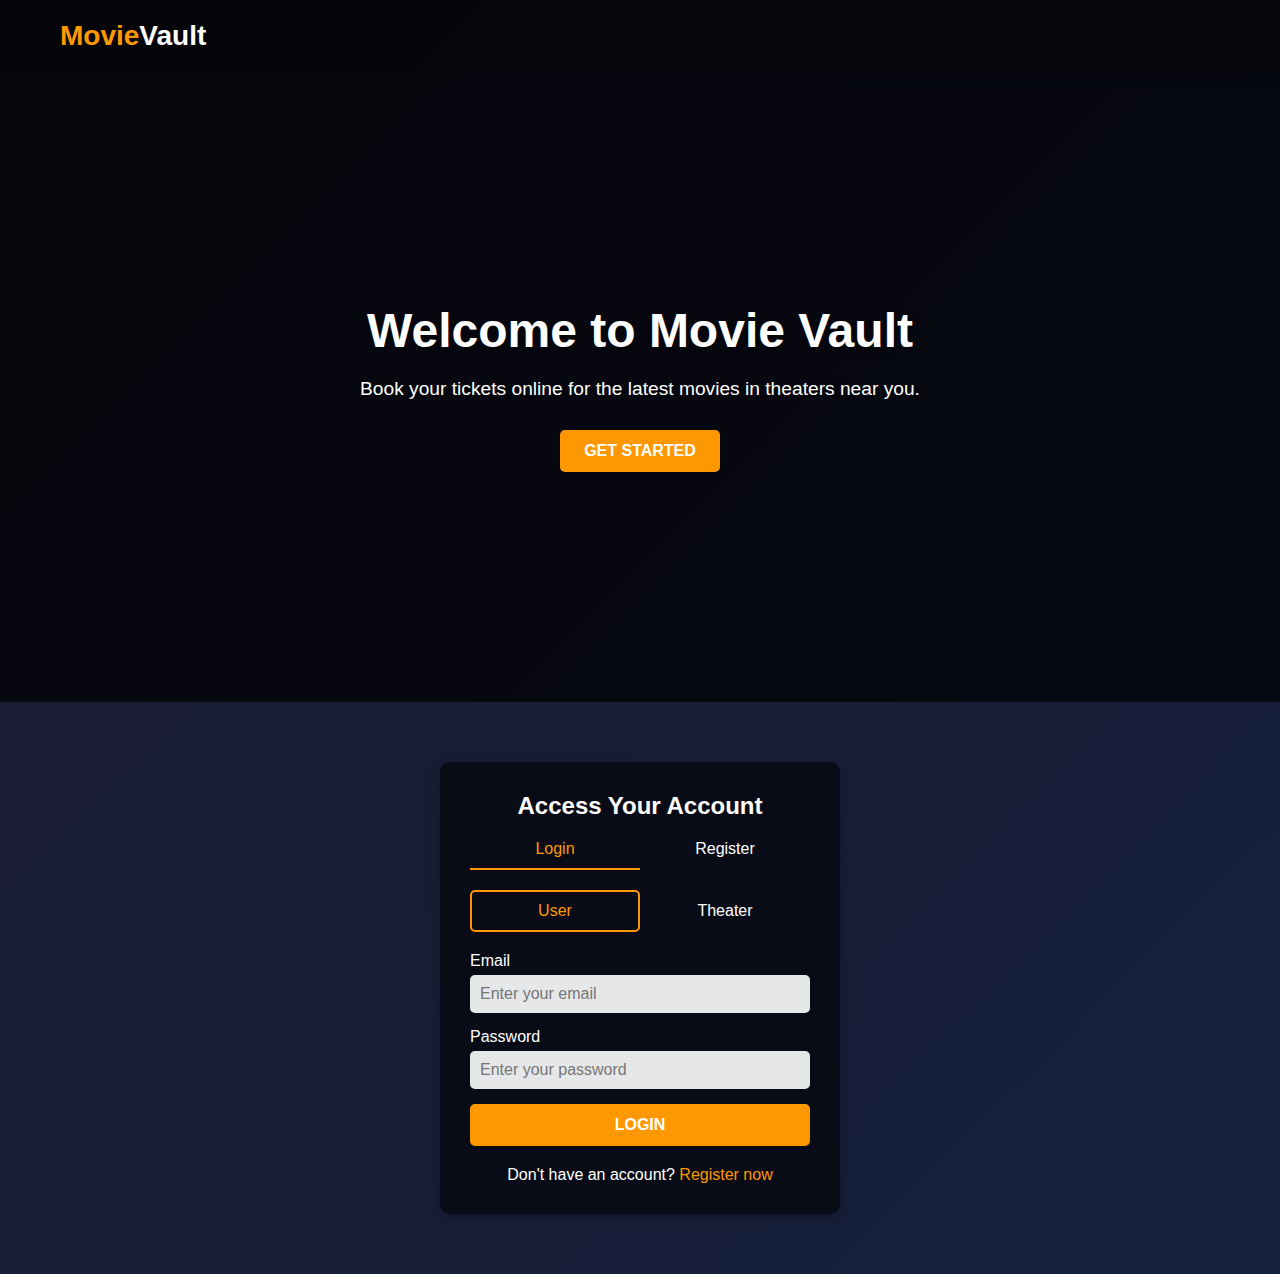
<file: target/classes/static/index.html>
<!DOCTYPE html>
<html lang="en">
<head>
    <meta charset="UTF-8">
    <meta name="viewport" content="width=device-width, initial-scale=1.0">
    <title>Movie Vault - Your Ticket to Entertainment</title>
    <link rel="stylesheet" href="./css/index.css">
</head>
<body>
    <header>
        <div class="header-content">
            <a href="index.html" class="logo">Movie<span>Vault</span></a>
        </div>
    </header>

    <section class="hero">
        <div class="hero-content">
            <h1>Welcome to Movie Vault</h1>
            <p>Book your tickets online for the latest movies in theaters near you.</p>
            <div>
                <a href="#auth-section" class="btn">Get Started</a>
            </div>
        </div>
    </section>

    <div class="container" id="auth-section">
        <div class="auth-container">
            <div class="auth-header">
                <h2>Access Your Account</h2>
                <div class="tabs">
                    <div class="tab active" id="login-tab">Login</div>
                    <div class="tab" id="register-tab">Register</div>
                </div>
            </div>
            
            <div class="user-type-selector">
                <div class="user-type active" id="user-type-user">User</div>
                <div class="user-type" id="user-type-theater">Theater</div>
            </div>
            
            <!-- Login Forms -->
            <div class="form-container active" id="login-form">
                <!-- User Login Form -->
                <form class="auth-form" id="user-login-form">
                    <div class="form-group">
                        <label for="user-email">Email</label>
                        <input type="email" id="user-email" placeholder="Enter your email" required>
                    </div>
                    <div class="form-group">
                        <label for="user-password">Password</label>
                        <input type="password" id="user-password" placeholder="Enter your password" required>
                    </div>
                    <button type="submit" class="btn btn-block">Login</button>
                    <div class="error-message" id="user-login-error"></div>
                </form>
                
                <!-- Theater Login Form (Hidden by default) -->
                <form class="auth-form" id="theater-login-form" style="display: none;">
                    <div class="form-group">
                        <label for="theater-name">Theater Name</label>
                        <input type="text" id="theater-name" placeholder="Enter theater name" required>
                    </div>
                    <div class="form-group">
                        <label for="theater-password">Password</label>
                        <input type="password" id="theater-password" placeholder="Enter password" required>
                    </div>
                    <button type="submit" class="btn btn-block">Login</button>
                    <div class="error-message" id="theater-login-error"></div>
                </form>
            </div>
            
            <!-- Register Forms -->
            <div class="form-container" id="register-form">
                <!-- User Registration Form -->
                <form class="auth-form" id="user-register-form">
                    <div class="form-group">
                        <label for="reg-user-name">Full Name</label>
                        <input type="text" id="reg-user-name" placeholder="Enter your full name" required>
                    </div>
                    <div class="form-group">
                        <label for="reg-user-email">Email</label>
                        <input type="email" id="reg-user-email" placeholder="Enter your email" required>
                    </div>
                    <div class="form-group">
                        <label for="reg-user-phone">Phone</label>
                        <input type="tel" id="reg-user-phone" placeholder="Enter your phone number" required>
                    </div>
                    <div class="form-group">
                        <label for="reg-user-password">Password</label>
                        <input type="password" id="reg-user-password" placeholder="Create a password" required>
                    </div>
                    <button type="submit" class="btn btn-block">Register</button>
                    <div class="error-message" id="user-register-error"></div>
                </form>
                
                <!-- Theater Registration Form (Hidden by default) -->
                <form class="auth-form" id="theater-register-form" style="display: none;">
                    <div class="form-group">
                        <label for="reg-theater-name">Theater Name</label>
                        <input type="text" id="reg-theater-name" placeholder="Enter theater name" required>
                    </div>
                    <div class="form-group">
                        <label for="reg-theater-city">City</label>
                        <input type="text" id="reg-theater-city" placeholder="Enter city" required>
                    </div>
                    <div class="form-group">
                        <label for="reg-theater-password">Password</label>
                        <input type="password" id="reg-theater-password" placeholder="Create a password" required>
                    </div>
                    <button type="submit" class="btn btn-block">Register</button>
                    <div class="error-message" id="theater-register-error"></div>
                </form>
            </div>
            
            <div class="auth-footer">
                <p id="login-footer">Don't have an account? <a href="#" id="show-register">Register now</a></p>
                <p id="register-footer" style="display: none;">Already have an account? <a href="#" id="show-login">Login</a></p>
            </div>
        </div>
    </div>

    <script>
        const API_BASE_URL = '/api';
        
        // Get DOM elements efficiently
        const getEl = id => document.getElementById(id);
        const elements = {
            loginTab: getEl('login-tab'),
            registerTab: getEl('register-tab'),
            loginForm: getEl('login-form'),
            registerForm: getEl('register-form'),
            userType: {
                user: getEl('user-type-user'),
                theater: getEl('user-type-theater')
            },
            forms: {
                userLogin: getEl('user-login-form'),
                theaterLogin: getEl('theater-login-form'),
                userRegister: getEl('user-register-form'),
                theaterRegister: getEl('theater-register-form')
            }
        };
        
        // Generic form toggle function
        const toggleActive = (activeEl, inactiveEl, show, hide) => {
            activeEl.classList.add('active');
            inactiveEl.classList.remove('active');
            show.forEach(el => el.style.display = 'block');
            hide.forEach(el => el.style.display = 'none');
        };
        
        // Tab switching
        elements.loginTab.onclick = () => toggleActive(
            elements.loginTab, elements.registerTab,
            [elements.loginForm, getEl('login-footer')],
            [elements.registerForm, getEl('register-footer')]
        );
        
        elements.registerTab.onclick = () => toggleActive(
            elements.registerTab, elements.loginTab,
            [elements.registerForm, getEl('register-footer')],
            [elements.loginForm, getEl('login-footer')]
        );
        
        // User type switching
        elements.userType.user.onclick = () => toggleActive(
            elements.userType.user, elements.userType.theater,
            [elements.forms.userLogin, elements.forms.userRegister],
            [elements.forms.theaterLogin, elements.forms.theaterRegister]
        );
        
        elements.userType.theater.onclick = () => toggleActive(
            elements.userType.theater, elements.userType.user,
            [elements.forms.theaterLogin, elements.forms.theaterRegister],
            [elements.forms.userLogin, elements.forms.userRegister]
        );
        
        // Footer link handlers
        getEl('show-register').onclick = e => { e.preventDefault(); elements.registerTab.click(); };
        getEl('show-login').onclick = e => { e.preventDefault(); elements.loginTab.click(); };
        
        // Generic API call function
        const apiCall = async (url, data, errorEl, successCallback) => {
            errorEl.style.display = 'none';
            try {
                const response = await fetch(url, {
                    method: 'POST',
                    headers: { 'Content-Type': 'application/json' },
                    body: JSON.stringify(data)
                });
                const result = await response.json();
                
                if (result.success) {
                    successCallback(result);
                } else {
                    errorEl.textContent = result.message || 'Operation failed';
                    errorEl.style.display = 'block';
                }
            } catch (error) {
                errorEl.textContent = 'An error occurred. Please try again.';
                errorEl.style.display = 'block';
                console.error('Error:', error);
            }
        };
        
        // Form configurations
        const formConfigs = {
            userLogin: {
                url: `${API_BASE_URL}/users/login`,
                getData: () => ({ 
                    email: getEl('user-email').value, 
                    password: getEl('user-password').value 
                }),
                success: data => {
                    localStorage.setItem('currentUser', JSON.stringify(data.user));
                    localStorage.setItem('userType', 'user');
                    window.location.href = 'user-dashboard.html';
                }
            },
            theaterLogin: {
                url: `${API_BASE_URL}/theaters/login`,
                getData: () => ({ 
                    name: getEl('theater-name').value, 
                    password: getEl('theater-password').value 
                }),
                success: data => {
                    localStorage.setItem('currentUser', JSON.stringify(data.theater));
                    localStorage.setItem('userType', 'theater');
                    window.location.href = 'theater-dashboard.html';
                }
            },
            userRegister: {
                url: `${API_BASE_URL}/users/register`,
                getData: () => ({
                    name: getEl('reg-user-name').value,
                    email: getEl('reg-user-email').value,
                    phone: getEl('reg-user-phone').value,
                    password: getEl('reg-user-password').value
                }),
                success: () => {
                    alert('Registration successful! Please login with your credentials.');
                    elements.loginTab.click();
                }
            },
            theaterRegister: {
                url: `${API_BASE_URL}/theaters/register`,
                getData: () => ({
                    name: getEl('reg-theater-name').value,
                    city: getEl('reg-theater-city').value,
                    password: getEl('reg-theater-password').value
                }),
                success: () => {
                    alert('Theater registration successful! Please login with your credentials.');
                    elements.loginTab.click();
                }
            }
        };
        
        // Attach form handlers
        Object.entries(formConfigs).forEach(([formType, config]) => {
            const formEl = elements.forms[formType];
            const errorEl = getEl(`${formType.replace(/([A-Z])/g, '-$1').toLowerCase()}-error`);
            
            formEl.onsubmit = e => {
                e.preventDefault();
                apiCall(config.url, config.getData(), errorEl, config.success);
            };
        });
        
        // Check if already logged in
        window.addEventListener('DOMContentLoaded', () => {
            const currentUser = localStorage.getItem('currentUser');
            const userType = localStorage.getItem('userType');
            
            if (currentUser && userType) {
                window.location.href = userType === 'user' ? 'user-dashboard.html' : 'theater-dashboard.html';
            }
        });
    </script>
</body>
</html>
</file>
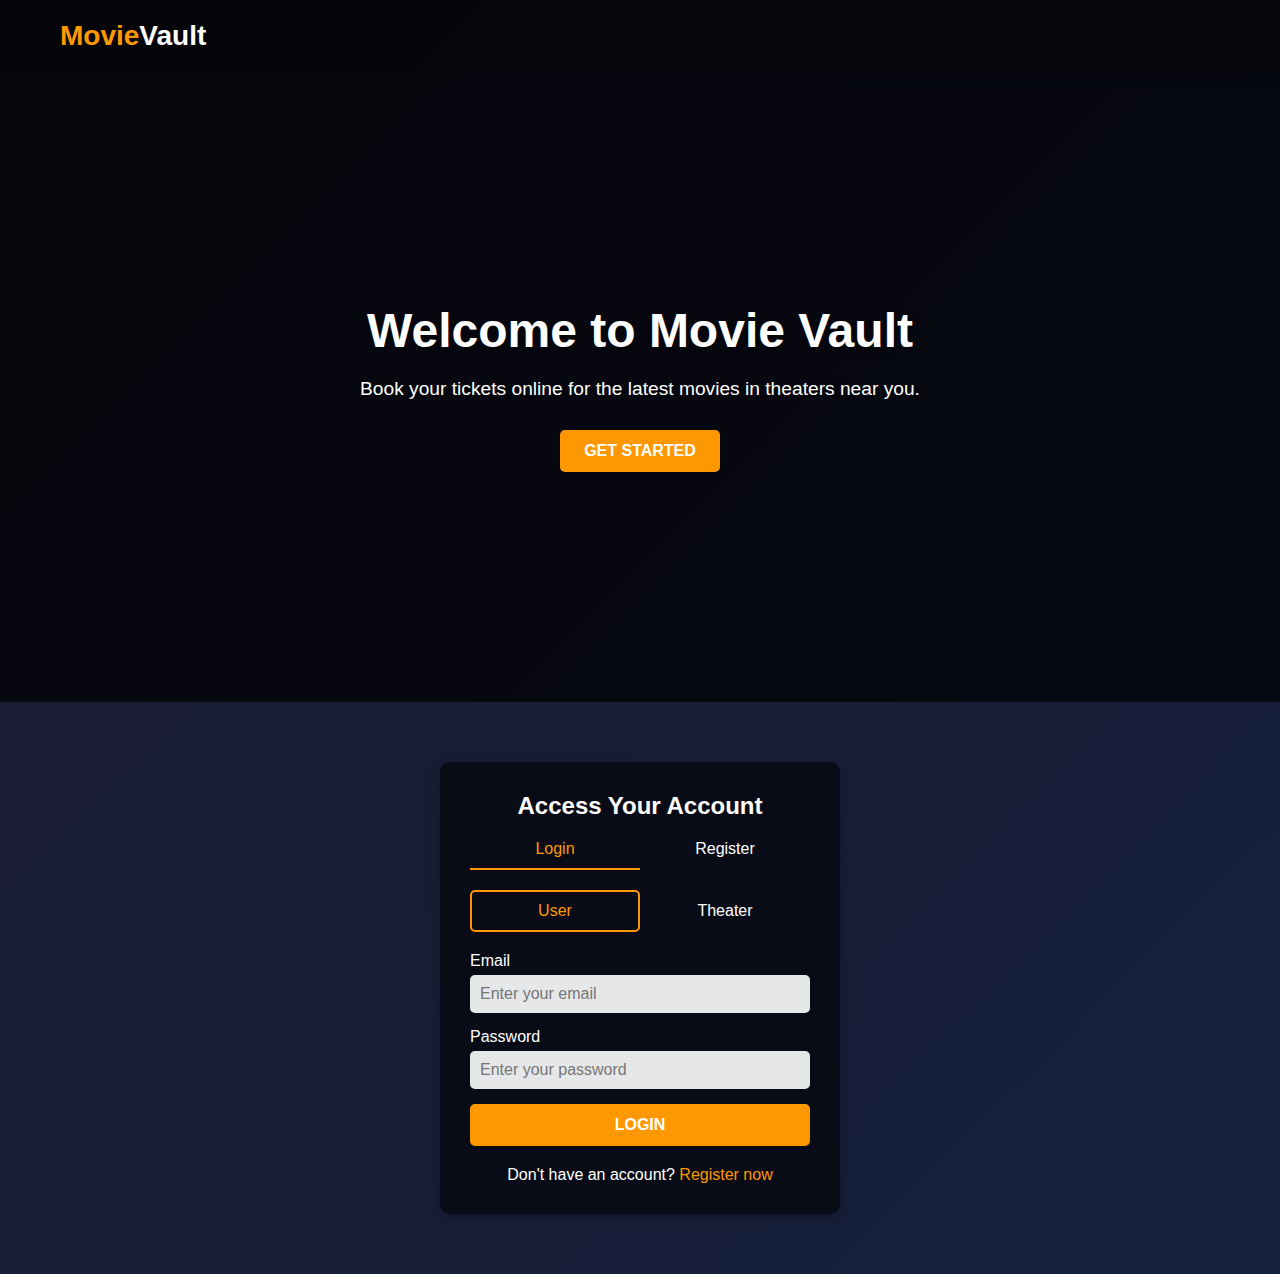
<file: target/classes/static/booking-confirmation.html>
<!DOCTYPE html>
<html lang="en">
<head>
    <meta charset="UTF-8">
    <meta name="viewport" content="width=device-width, initial-scale=1.0">
    <title>Booking Confirmation - Movie Vault</title>
    <style>
        * {
            margin: 0;
            padding: 0;
            box-sizing: border-box;
            font-family: 'Segoe UI', Tahoma, Geneva, Verdana, sans-serif;
        }
        
        body {
            background: linear-gradient(135deg, #1a1a2e 0%, #16213e 100%);
            color: #fff;
            min-height: 100vh;
        }
        
        .container {
            width: 100%;
            max-width: 800px;
            margin: 0 auto;
            padding: 20px;
        }
        
        /* Header Styles */
        header {
            background-color: rgba(0, 0, 0, 0.8);
            padding: 15px 0;
            box-shadow: 0 2px 10px rgba(0, 0, 0, 0.3);
        }
        
        .header-content {
            display: flex;
            justify-content: space-between;
            align-items: center;
            max-width: 1200px;
            margin: 0 auto;
            padding: 0 20px;
        }
        
        .logo {
            font-size: 24px;
            font-weight: bold;
            color: #ff9800;
            text-decoration: none;
        }
        
        .logo span {
            color: #fff;
        }
        
        /* Confirmation Styles */
        .confirmation-card {
            background-color: rgba(0, 0, 0, 0.5);
            border-radius: 10px;
            padding: 30px;
            margin-top: 50px;
            box-shadow: 0 10px 30px rgba(0, 0, 0, 0.3);
            text-align: center;
        }
        
        .confirmation-header {
            margin-bottom: 30px;
        }
        
        .confirmation-header h1 {
            font-size: 32px;
            color: #ff9800;
            margin-bottom: 10px;
        }
        
        .confirmation-header p {
            color: #ccc;
            font-size: 18px;
        }
        
        .booking-details {
            background-color: rgba(0, 0, 0, 0.3);
            border-radius: 8px;
            padding: 20px;
            margin-bottom: 30px;
            text-align: left;
        }
        
        .booking-detail {
            display: flex;
            margin-bottom: 15px;
            border-bottom: 1px solid rgba(255, 255, 255, 0.1);
            padding-bottom: 15px;
        }
        
        .booking-detail:last-child {
            border-bottom: none;
            margin-bottom: 0;
            padding-bottom: 0;
        }
        
        .booking-label {
            width: 150px;
            font-weight: 600;
            color: #ff9800;
        }
        
        .booking-value {
            flex: 1;
        }
        
        .qr-code {
            width: 200px;
            height: 200px;
            background-color: #fff;
            margin: 0 auto 30px;
            display: flex;
            align-items: center;
            justify-content: center;
            color: #000;
            font-weight: bold;
            border-radius: 10px;
        }
        
        .qr-code img {
            width: 100%;
            height: 100%;
        }
        
        .actions {
            display: flex;
            justify-content: center;
            gap: 20px;
            margin-top: 30px;
        }
        
        .btn {
            padding: 12px 24px;
            background-color: #ff9800;
            color: white;
            border: none;
            border-radius: 5px;
            cursor: pointer;
            font-size: 16px;
            font-weight: 600;
            text-transform: uppercase;
            transition: all 0.3s ease;
            text-decoration: none;
            display: inline-block;
        }
        
        .btn:hover {
            background-color: #e68a00;
            transform: translateY(-2px);
            box-shadow: 0 4px 8px rgba(0, 0, 0, 0.2);
        }
        
        .btn-alt {
            background-color: transparent;
            border: 2px solid #ff9800;
        }
        
        .btn-alt:hover {
            background-color: rgba(255, 152, 0, 0.1);
        }
        
        .note {
            margin-top: 30px;
            font-size: 14px;
            color: #ccc;
            font-style: italic;
        }
        
        .loading {
            text-align: center;
            padding: 20px;
            font-style: italic;
            color: #ccc;
        }
        
        .error-message {
            color: #ff4d4d;
            margin-top: 20px;
            text-align: center;
            padding: 15px;
            background-color: rgba(255, 77, 77, 0.1);
            border-radius: 5px;
        }
        
        @media print {
            body {
                background: white;
                color: black;
            }
            
            .confirmation-card {
                box-shadow: none;
                border: 1px solid #ddd;
            }
            
            header, .actions {
                display: none;
            }
        }
    </style>
</head>
<body>
    <header>
        <div class="header-content">
            <a href="index.html" class="logo">Movie<span>Vault</span></a>
        </div>
    </header>

    <div class="container">
        <div class="confirmation-card" id="confirmation-card">
            <div class="loading">Loading booking details...</div>
        </div>
    </div>

    <script src="js/utils.js"></script>
    <script>
        // Get booking ID from URL
        const urlParams = new URLSearchParams(window.location.search);
        const bookingId = urlParams.get('id');
        
        // DOM elements
        const confirmationCard = document.getElementById('confirmation-card');
        
        // Check if user is logged in
        const currentUser = JSON.parse(localStorage.getItem('currentUser') || '{}');
        const userType = localStorage.getItem('userType');
        
        // Redirect if not logged in or not a user
        if (!currentUser || userType !== 'user') {
            window.location.href = 'index.html';
        }
        
        // Load booking details
        async function loadBookingDetails() {
            if (!bookingId) {
                showError('Invalid booking ID. Please go back and try again.');
                return;
            }
            
            try {
                const response = await fetch(`${API_BASE_URL}/bookings/${bookingId}`);
                
                if (!response.ok) {
                    throw new Error(`HTTP error ${response.status}`);
                }
                
                const booking = await response.json();
                
                // Verify this booking belongs to the current user
                if (booking.user.id !== currentUser.id) {
                    showError('You do not have permission to view this booking.');
                    return;
                }
                
                renderBookingDetails(booking);
            } catch (error) {
                console.error('Error loading booking:', error);
                showError('Failed to load booking details. Please try again later.');
            }
        }
        
        // Render booking details
        function renderBookingDetails(booking) {
            const showtime = booking.showTime;
            const movie = showtime.movie;
            const theater = showtime.theater;
            
            const startTime = new Date(showtime.startTime);
            const endTime = new Date(showtime.endTime);
            const bookingDate = new Date(booking.bookingDate);
            
            // Generate dummy QR code URL (in a real app, you'd generate a real QR code)
            const qrCodeUrl = `https://api.qrserver.com/v1/create-qr-code/?size=200x200&data=MOVIEVAULT-${booking.id}`;
            
            confirmationCard.innerHTML = `
                <div class="confirmation-header">
                    <h1>Booking Confirmed!</h1>
                    <p>Your movie tickets are ready</p>
                </div>
                
                <div class="qr-code">
                    <img src="${qrCodeUrl}" alt="QR Code">
                </div>
                
                <div class="booking-details">
                    <div class="booking-detail">
                        <div class="booking-label">Booking ID:</div>
                        <div class="booking-value">${booking.id}</div>
                    </div>
                    <div class="booking-detail">
                        <div class="booking-label">Movie:</div>
                        <div class="booking-value">${movie.title}</div>
                    </div>
                    <div class="booking-detail">
                        <div class="booking-label">Theater:</div>
                        <div class="booking-value">${theater.name}</div>
                    </div>
                    <div class="booking-detail">
                        <div class="booking-label">Location:</div>
                        <div class="booking-value">${theater.city || 'N/A'}</div>
                    </div>
                    <div class="booking-detail">
                        <div class="booking-label">Date:</div>
                        <div class="booking-value">${startTime.toLocaleDateString()}</div>
                    </div>
                    <div class="booking-detail">
                        <div class="booking-label">Time:</div>
                        <div class="booking-value">${startTime.toLocaleTimeString()} - ${endTime.toLocaleTimeString()}</div>
                    </div>
                    <div class="booking-detail">
                        <div class="booking-label">Duration:</div>
                        <div class="booking-value">${movie.duration} mins</div>
                    </div>
                    <div class="booking-detail">
                        <div class="booking-label">Booked On:</div>
                        <div class="booking-value">${bookingDate.toLocaleString()}</div>
                    </div>
                </div>
                
                <div class="actions">
                    <button class="btn" onclick="window.print()">Print Ticket</button>
                    <a href="user-dashboard.html" class="btn btn-alt">Back to Dashboard</a>
                </div>
                
                <div class="note">
                    <p>Please show this ticket at the theater entrance.</p>
                    <p>Arrive at least 15 minutes before showtime.</p>
                </div>
            `;
        }
        
        // Show error message
        function showError(message) {
            confirmationCard.innerHTML = `
                <div class="error-message">
                    ${message}
                </div>
                <div class="actions" style="margin-top: 20px;">
                    <a href="user-dashboard.html" class="btn">Back to Dashboard</a>
                </div>
            `;
        }
        
        // Initialize
        loadBookingDetails();
    </script>
</body>
</html>
</file>
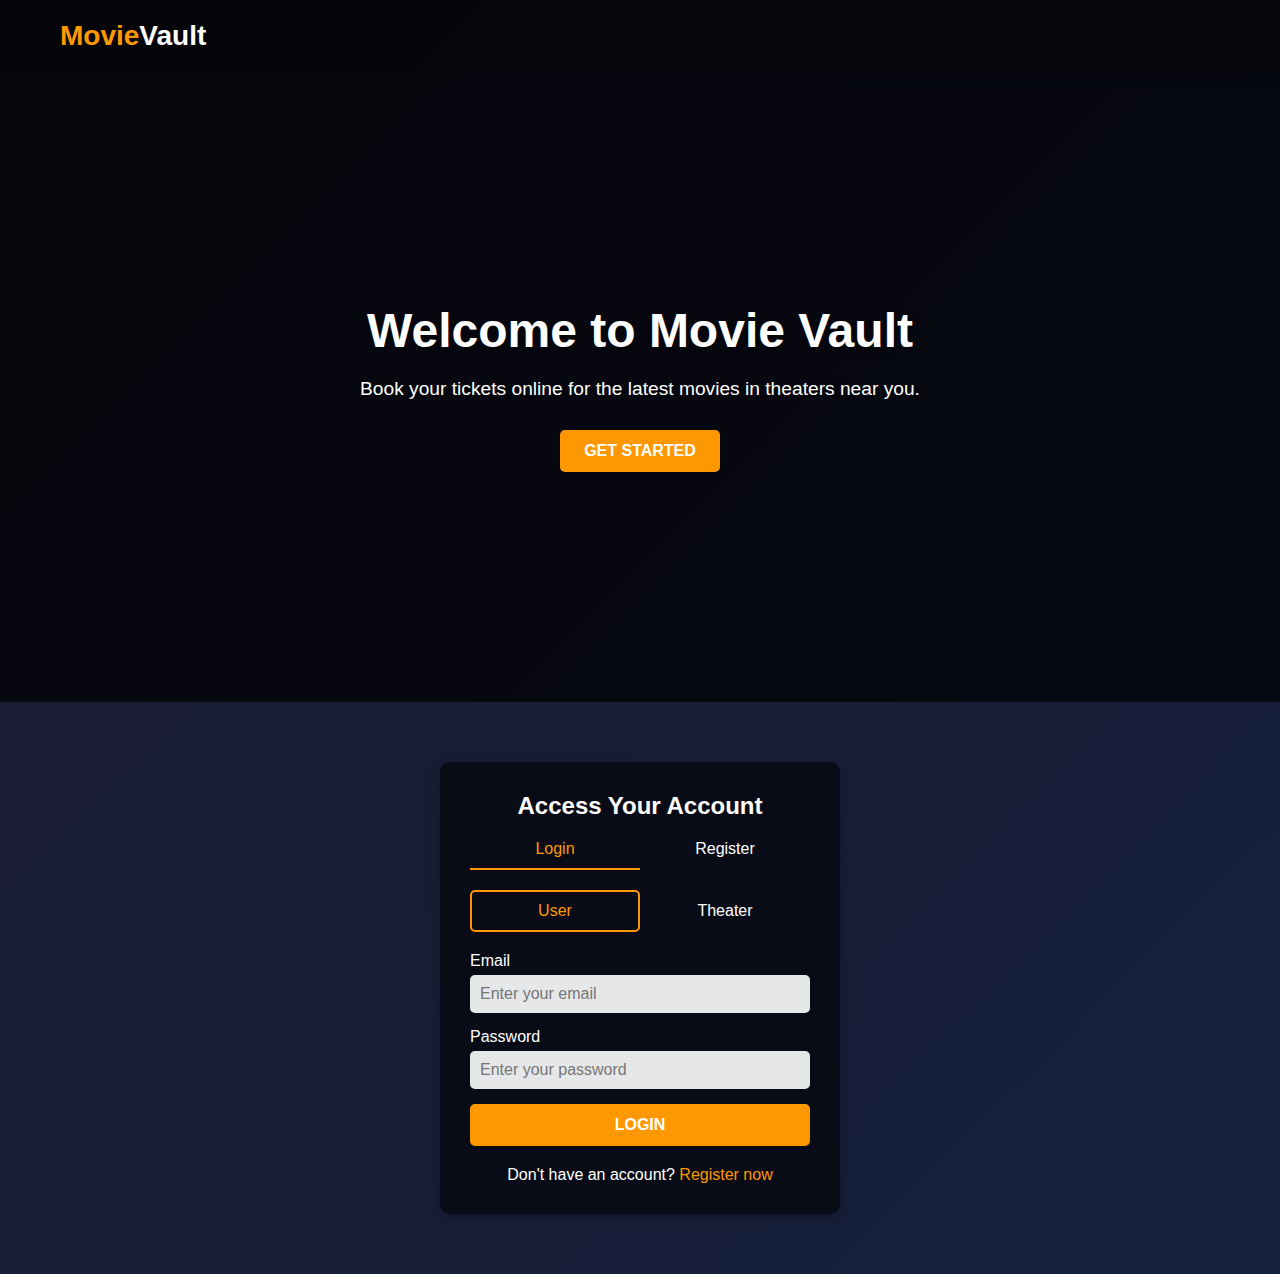
<file: target/classes/static/user-dashboard.html>
<!DOCTYPE html>
<html lang="en">
<head>
    <meta charset="UTF-8">
    <meta name="viewport" content="width=device-width, initial-scale=1.0">
    <title>User Dashboard - Movie Vault</title>
    <link rel="stylesheet" href="./css/user-dash.css">
</head>
<body>
    <header>
        <div class="header-content">
            <a href="index.html" class="logo">Movie<span>Vault</span></a>
            <div class="user-info">
                <span id="user-name">Welcome, User</span>
                <button id="logout-btn" class="btn">Logout</button>
            </div>
        </div>
    </header>

    <div class="container">
        <div class="dashboard">
            <div class="sidebar">
                <h3>Navigation</h3>
                <ul class="sidebar-menu">
                    <li><a href="#" class="active" data-page="showtimes">Browse Showtimes</a></li>
                    <li><a href="#" data-page="bookings">My Bookings</a></li>
                </ul>
            </div>
            
            <div class="main-content">
                <!-- Browse Showtimes Page -->
                <div class="content-page active" id="showtimes-page">
                    <div class="page-title">
                        <h2>Browse Showtimes</h2>
                    </div>
                    
                    <div class="card">
                        <div class="card-header">
                            <h3>Filter Showtimes</h3>
                        </div>
                        <div class="filters">
                            <div class="filter-group">
                                <div class="filter-item">
                                    <label for="movie-filter">Movie</label>
                                    <select id="movie-filter">
                                        <option value="">All Movies</option>
                                    </select>
                                </div>
                                <div class="filter-item">
                                    <label for="theater-filter">Theater</label>
                                    <select id="theater-filter">
                                        <option value="">All Theaters</option>
                                    </select>
                                </div>
                            </div>
                            <div class="filter-actions">
                                <button onclick="applyFilters()" class="btn btn-filter">Apply Filters</button>
                                <button onclick="clearFilters()" class="btn btn-clear">Clear All</button>
                            </div>
                        </div>
                    </div>
                    
                    <div class="card">
                        <div class="card-header">
                            <h3>Available Showtimes</h3>
                        </div>
                        <div id="showtime-list" class="showtime-list">
                            <div class="loading">Loading showtimes...</div>
                        </div>
                    </div>
                </div>
                
                <!-- My Bookings Page -->
                <div class="content-page" id="bookings-page" style="display: none;">
                    <div class="page-title">
                        <h2>My Bookings</h2>
                    </div>
                    
                    <div class="card">
                        <div class="card-header">
                            <h3>Your Upcoming Shows</h3>
                        </div>
                        <div id="booking-list" class="booking-list">
                            <div class="loading">Loading your bookings...</div>
                        </div>
                    </div>
                </div>
            </div>
        </div>
    </div>

    <script>
    
        const API_BASE_URL = '/api';
        const currentUser = JSON.parse(localStorage.getItem('currentUser') || '{}');
        const userType = localStorage.getItem('userType');
        
        if (!currentUser || userType !== 'user') {
            window.location.href = 'index.html';
        }
        
       
        const $ = id => document.getElementById(id);
        const $$ = selector => document.querySelectorAll(selector);
        const formatTime = date => new Date(date).toLocaleTimeString();
        const formatDate = date => new Date(date).toLocaleDateString();
        
        const createPoster = (imageUrl, title, size = {w: 60, h: 90}) => {
            if (imageUrl) {
                return `<img src="${imageUrl}" alt="${title}" style="width:${size.w}px;height:${size.h}px;object-fit:cover;border-radius:8px;margin-right:15px;" onerror="this.style.display='none';this.nextElementSibling.style.display='flex';">
                        <div style="display:none;width:${size.w}px;height:${size.h}px;background:linear-gradient(135deg,#FF9800,#f57c00);border-radius:8px;margin-right:15px;align-items:center;justify-content:center;font:bold 12px/1 Arial;color:white;">${title.substring(0,3)}</div>`;
            } else {
                return `<div style="width:${size.w}px;height:${size.h}px;background:linear-gradient(135deg,#FF9800,#f57c00);border-radius:8px;margin-right:15px;display:flex;align-items:center;justify-content:center;font:bold 12px/1 Arial;color:white;">${title.substring(0,3)}</div>`;
            }
        };
        
        const apiCall = async (endpoint, options = {}) => {
            try {
                const response = await fetch(`${API_BASE_URL}${endpoint}`, options);
                return response.ok ? await response.json() : null;
            } catch (error) {
                console.error(`API Error ${endpoint}:`, error);
                return null;
            }
        };
        
        const showMessage = (container, message) => {
            container.innerHTML = `<div class="message">${message}</div>`;
        };
        
        // DOM Elements
        const elements = {
            userName: $('user-name'),
            logoutBtn: $('logout-btn'),
            sidebarLinks: $$('.sidebar-menu a'),
            contentPages: $$('.content-page'),
            movieFilter: $('movie-filter'),
            theaterFilter: $('theater-filter'),
            showtimeList: $('showtime-list'),
            bookingList: $('booking-list')
        };
        
      
        elements.userName.textContent = `Welcome, ${currentUser.name}`;
        elements.logoutBtn.onclick = () => {
            localStorage.clear();
            window.location.href = 'index.html';
        };
        
     
        elements.sidebarLinks.forEach(link => {
            link.onclick = (e) => {
                e.preventDefault();
                elements.sidebarLinks.forEach(l => l.classList.remove('active'));
                link.classList.add('active');
                
                const pageId = link.dataset.page + '-page';
                elements.contentPages.forEach(page => {
                    page.style.display = page.id === pageId ? 'block' : 'none';
                });
                
                pageId === 'showtimes-page' ? loadShowtimes() : loadBookings();
            };
        });
        
     
        let allShowtimes = [];

    
        const loadShowtimes = async () => {
            elements.showtimeList.innerHTML = '<div class="loading">Loading...</div>';
            
            const [movies, theaters, showtimes] = await Promise.all([
                apiCall('/movies'),
                apiCall('/theaters'),
                apiCall('/showtimes')
            ]);
            
            allShowtimes = showtimes || [];
            
            if (movies) {
                elements.movieFilter.innerHTML = '<option value="">All Movies</option>' + 
                    movies.map(m => `<option value="${m.id}">${m.title}</option>`).join('');
            }
            
            if (theaters) {
                elements.theaterFilter.innerHTML = '<option value="">All Theaters</option>' + 
                    theaters.map(t => `<option value="${t.id}">${t.name}, ${t.city || 'N/A'}</option>`).join('');
            }
            
            displayShowtimes(allShowtimes);
        };
        
        // Display showtimes with filtering
        const displayShowtimes = (showtimes) => {
            if (!showtimes.length) {
                return showMessage(elements.showtimeList, 'No showtimes available.');
            }
            
            // Apply filters
            const movieId = elements.movieFilter.value;
            const theaterId = elements.theaterFilter.value;
            
            const filtered = showtimes.filter(s => 
                s.movie && s.theater &&
                (!movieId || s.movie.id == movieId) &&
                (!theaterId || s.theater.id == theaterId)
            );
            
            if (!filtered.length) {
                return showMessage(elements.showtimeList, 'No showtimes match your criteria.');
            }
            
            elements.showtimeList.innerHTML = filtered.map(s => {
                const startTime = new Date(s.startTime);
                const endTime = new Date(s.endTime);
                
                return `
                    <div class="showtime-card">
                        <div class="showtime-header">
                            <div class="showtime-poster">
                                ${createPoster(s.movie.imageUrl, s.movie.title)}
                            </div>
                            <div>
                                <div class="showtime-movie">${s.movie.title}</div>
                                <div class="showtime-theater">${s.theater.name}, ${s.theater.city || 'N/A'}</div>
                            </div>
                        </div>
                        <div class="showtime-details">
                            <div class="showtime-detail-item">
                                <span>Date:</span> 
                                <span>${formatDate(s.startTime)}</span>
                            </div>
                            <div class="showtime-detail-item">
                                <span>Time:</span> 
                                <span>${formatTime(s.startTime)} - ${formatTime(s.endTime)}</span>
                            </div>
                            <div class="showtime-detail-item">
                                <span>Duration:</span> 
                                <span>${s.movie.duration || 'N/A'} mins</span>
                            </div>
                            <div class="showtime-detail-item">
                                <span>Rating:</span> 
                                <span>${s.movie.rating || 'N/A'}/10</span>
                            </div>
                        </div>
                        <div class="showtime-actions">
                            <button onclick="bookShowtime('${s.id}','${s.movie.title}')" class="btn btn-primary">
                                Book Now
                            </button>
                        </div>
                    </div>`;
            }).join('');
        };
        
        const bookShowtime = async (showtimeId, movieTitle) => {
            const result = await apiCall('/bookings', {
                method: 'POST',
                headers: { 'Content-Type': 'application/json' },
                body: JSON.stringify({ userId: currentUser.id, showTimeId: showtimeId })
            });
            
            alert(result?.success ? `Booking confirmed for ${movieTitle}!` : 'Booking failed. Please try again.');
            if (result?.success) loadShowtimes();
        };
        
        const loadBookings = async () => {
            elements.bookingList.innerHTML = '<div class="loading">Loading...</div>';
            
            const bookings = await apiCall(`/bookings/user/${currentUser.id}`);
            
            if (!bookings?.length) {
                return showMessage(elements.bookingList, 'You have no bookings yet.');
            }
            
            elements.bookingList.innerHTML = bookings.map(b => {
                const s = b.showTime;
                return `
                    <div class="booking-item">
                        <div class="booking-details">
                            <h4>Booking #${b.id}</h4>
                            <p><strong>Movie:</strong> ${s.movie.title}</p>
                            <p><strong>Theater:</strong> ${s.theater.name}, ${s.theater.city || 'N/A'}</p>
                            <p><strong>Date:</strong> ${formatDate(s.startTime)}</p>
                            <p><strong>Time:</strong> ${formatTime(s.startTime)} - ${formatTime(s.endTime)}</p>
                            <p><strong>Booked on:</strong> ${formatDate(b.bookingDate)}</p>
                        </div>
                        <div class="booking-actions">
                            <button onclick="cancelBooking('${b.id}')" class="btn btn-secondary">
                                Cancel Booking
                            </button>
                        </div>
                    </div>`;
            }).join('');
        };
        
        const cancelBooking = async (bookingId) => {
            if (!confirm('Are you sure you want to cancel this booking?')) return;
            
            const result = await apiCall(`/bookings/${bookingId}`, { method: 'DELETE' });
            alert(result?.success ? 'Booking cancelled successfully!' : 'Cancellation failed.');
            if (result?.success) loadBookings();
        };
        
        const applyFilters = () => {
            displayShowtimes(allShowtimes);
        };
        
        const clearFilters = () => {
            elements.movieFilter.value = '';
            elements.theaterFilter.value = '';
            displayShowtimes(allShowtimes);
        };
        
        elements.movieFilter.onchange = elements.theaterFilter.onchange = () => {
            displayShowtimes(allShowtimes);
        };
        
        // Initialize
        loadShowtimes();
    </script>
</body>
</html>
</file>
<file: target/classes/static/css/index.css>
* {
    margin: 0;
    padding: 0;
    box-sizing: border-box;
    font-family: 'Segoe UI', Tahoma, Geneva, Verdana, sans-serif;
}

body {
    background: linear-gradient(135deg, #1a1a2e 0%, #16213e 100%);
    color: #fff;
    min-height: 100vh;
    display: flex;
    flex-direction: column;
    align-items: center;
}

.container {
    width: 100%;
    max-width: 1200px;
    padding: 20px;
}

/* Header Styles */
header {
    width: 100%;
    background-color: rgba(0, 0, 0, 0.8);
    padding: 20px 0;
    box-shadow: 0 2px 10px rgba(0, 0, 0, 0.3);
}

.header-content {
    display: flex;
    justify-content: space-between;
    align-items: center;
    max-width: 1200px;
    margin: 0 auto;
    padding: 0 20px;
}

.logo {
    font-size: 28px;
    font-weight: bold;
    color: #ff9800;
    text-decoration: none;
}

.logo span {
    color: #fff;
}

/* Hero Section */
.hero {
    background-image: url('https://images.unsplash.com/photo-1536440136628-849c177e76a1?ixlib=rb-1.2.1&auto=format&fit=crop&w=1350&q=80');
    background-size: cover;
    background-position: center;
    height: 70vh;
    width: 100%;
    display: flex;
    flex-direction: column;
    justify-content: center;
    align-items: center;
    text-align: center;
    position: relative;
    color: white;
}

.hero::after {
    content: '';
    position: absolute;
    top: 0;
    left: 0;
    width: 100%;
    height: 100%;
    background: rgba(0, 0, 0, 0.7);
    z-index: 1;
}

.hero-content {
    z-index: 2;
    max-width: 800px;
    padding: 0 20px;
}

.hero h1 {
    font-size: 3rem;
    margin-bottom: 20px;
    text-shadow: 2px 2px 4px rgba(0, 0, 0, 0.5);
}

.hero p {
    font-size: 1.2rem;
    margin-bottom: 30px;
    text-shadow: 1px 1px 3px rgba(0, 0, 0, 0.5);
}

/* Login/Register Forms */
.auth-container {
    width: 100%;
    max-width: 400px;
    margin: 40px auto;
    background: rgba(0, 0, 0, 0.6);
    border-radius: 10px;
    padding: 30px;
    box-shadow: 0 5px 15px rgba(0, 0, 0, 0.3);
}

.auth-header {
    text-align: center;
    margin-bottom: 20px;
}

.auth-header h2 {
    font-size: 24px;
    margin-bottom: 10px;
}

.auth-form {
    display: flex;
    flex-direction: column;
}

.form-group {
    margin-bottom: 15px;
}

.form-group label {
    display: block;
    margin-bottom: 5px;
    font-weight: 500;
}

.form-group input, .form-group select {
    width: 100%;
    padding: 10px;
    border: none;
    border-radius: 5px;
    background-color: rgba(255, 255, 255, 0.9);
    font-size: 16px;
}

.tabs {
    display: flex;
    margin-bottom: 20px;
}

.tab {
    flex: 1;
    text-align: center;
    padding: 10px;
    cursor: pointer;
    border-bottom: 2px solid transparent;
    transition: all 0.3s ease;
}

.tab.active {
    border-bottom: 2px solid #ff9800;
    color: #ff9800;
}

/* Buttons */
.btn {
    padding: 12px 24px;
    background-color: #ff9800;
    color: white;
    border: none;
    border-radius: 5px;
    cursor: pointer;
    font-size: 16px;
    font-weight: 600;
    text-transform: uppercase;
    transition: all 0.3s ease;
    text-decoration: none;
    display: inline-block;
    text-align: center;
}

.btn:hover {
    background-color: #e68a00;
    transform: translateY(-2px);
    box-shadow: 0 4px 8px rgba(0, 0, 0, 0.2);
}

.btn-block {
    display: block;
    width: 100%;
}

.btn-alt {
    background-color: transparent;
    border: 2px solid #ff9800;
}

.btn-alt:hover {
    background-color: rgba(255, 152, 0, 0.1);
}

.user-type-selector {
    display: flex;
    margin-bottom: 20px;
}

.user-type {
    flex: 1;
    text-align: center;
    padding: 10px;
    cursor: pointer;
    border: 2px solid transparent;
    border-radius: 5px;
    transition: all 0.3s ease;
}

.user-type.active {
    border-color: #ff9800;
    color: #ff9800;
}

.form-container {
    display: none;
}

.form-container.active {
    display: block;
}

.auth-footer {
    margin-top: 20px;
    text-align: center;
}

.auth-footer a {
    color: #ff9800;
    text-decoration: none;
}

.auth-footer a:hover {
    text-decoration: underline;
}

/* Error message */
.error-message {
    color: #ff4d4d;
    margin-top: 10px;
    text-align: center;
    display: none;
}

@media (max-width: 768px) {
    .hero h1 {
        font-size: 2rem;
    }
    
    .hero p {
        font-size: 1rem;
    }
}
</file>
<file: target/classes/static/css/user-dash.css>
/* Global Styles */
* {
    margin: 0;
    padding: 0;
    box-sizing: border-box;
    font-family: 'Segoe UI', Tahoma, Geneva, Verdana, sans-serif;
}

body {
    background: linear-gradient(135deg, #1a1a2e 0%, #16213e 100%);
    color: #fff;
    min-height: 100vh;
    overflow-x: hidden;
}

.container {
    width: 100%;
    max-width: 1400px;
    margin: 0 auto;
    padding: 20px;
}

/* Header Styles */
header {
    background: rgba(0, 0, 0, 0.9);
    backdrop-filter: blur(10px);
    padding: 15px 0;
    box-shadow: 0 4px 20px rgba(0, 0, 0, 0.4);
    position: sticky;
    top: 0;
    z-index: 50;
}

.header-content {
    display: flex;
    justify-content: space-between;
    align-items: center;
    max-width: 1400px;
    margin: 0 auto;
    padding: 0 20px;
}

.logo {
    font-size: 28px;
    font-weight: 700;
    color: #ff9800;
    text-decoration: none;
    text-shadow: 0 2px 4px rgba(0, 0, 0, 0.3);
    transition: all 0.3s ease;
}

.logo:hover {
    transform: scale(1.05);
}

.logo span {
    color: #fff;
}

.user-info {
    display: flex;
    align-items: center;
    gap: 20px;
}

.user-info span {
    font-size: 16px;
    font-weight: 500;
    background: linear-gradient(45deg, #ff9800, #ffc107);
    -webkit-background-clip: text;
    -webkit-text-fill-color: transparent;
    background-clip: text;
}

.btn {
    padding: 12px 24px;
    background: linear-gradient(45deg, #ff9800, #ff5722);
    color: white;
    border: none;
    border-radius: 25px;
    cursor: pointer;
    font-size: 14px;
    font-weight: 600;
    text-transform: uppercase;
    transition: all 0.3s ease;
    text-decoration: none;
    box-shadow: 0 4px 15px rgba(255, 152, 0, 0.3);
    position: relative;
    overflow: hidden;
}

.btn::before {
    content: '';
    position: absolute;
    top: 0;
    left: -100%;
    width: 100%;
    height: 100%;
    background: linear-gradient(90deg, transparent, rgba(255, 255, 255, 0.2), transparent);
    transition: left 0.5s;
}

.btn:hover::before {
    left: 100%;
}

.btn:hover {
    transform: translateY(-2px);
    box-shadow: 0 6px 20px rgba(255, 152, 0, 0.4);
}

/* Dashboard Styles */
.dashboard {
    display: flex;
    margin-top: 30px;
    gap: 30px;
}

.sidebar {
    width: 280px;
    background: rgba(0, 0, 0, 0.7);
    backdrop-filter: blur(10px);
    padding: 25px;
    border-radius: 15px;
    position: sticky;
    top: 120px;
    height: fit-content;
    box-shadow: 0 8px 32px rgba(0, 0, 0, 0.3);
    border: 1px solid rgba(255, 255, 255, 0.1);
}

.sidebar h3 {
    margin-bottom: 25px;
    font-size: 20px;
    font-weight: 600;
    border-bottom: 2px solid #ff9800;
    padding-bottom: 15px;
    color: #ff9800;
    text-transform: uppercase;
    letter-spacing: 1px;
}

.sidebar-menu {
    list-style: none;
}

.sidebar-menu li {
    margin-bottom: 15px;
}

.sidebar-menu a {
    color: #fff;
    text-decoration: none;
    display: flex;
    align-items: center;
    padding: 15px 18px;
    border-radius: 12px;
    transition: all 0.3s ease;
    font-weight: 500;
    position: relative;
    overflow: hidden;
}

.sidebar-menu a::before {
    content: '';
    position: absolute;
    top: 0;
    left: -100%;
    width: 100%;
    height: 100%;
    background: linear-gradient(45deg, #ff9800, #ff5722);
    transition: left 0.3s ease;
    z-index: -1;
}

.sidebar-menu a:hover::before,
.sidebar-menu a.active::before {
    left: 0;
}

.sidebar-menu a:hover, 
.sidebar-menu a.active {
    color: #fff;
    transform: translateX(5px);
    box-shadow: 0 4px 15px rgba(255, 152, 0, 0.3);
}

.sidebar-menu a i {
    margin-right: 12px;
    font-size: 18px;
}

.main-content {
    flex: 1;
    min-width: 0;
}

.page-title {
    margin-bottom: 30px;
    display: flex;
    justify-content: space-between;
    align-items: center;
}

.page-title h2 {
    font-size: 32px;
    font-weight: 700;
    background: linear-gradient(45deg, #ff9800, #ffc107);
    -webkit-background-clip: text;
    -webkit-text-fill-color: transparent;
    background-clip: text;
}

/* Card Styles */
.card {
    background: rgba(0, 0, 0, 0.7);
    backdrop-filter: blur(15px);
    border-radius: 20px;
    padding: 30px;
    margin-bottom: 30px;
    box-shadow: 0 10px 40px rgba(0, 0, 0, 0.4);
    border: 1px solid rgba(255, 255, 255, 0.1);
    transition: all 0.3s ease;
}

.card:hover {
    transform: translateY(-5px);
    box-shadow: 0 15px 50px rgba(0, 0, 0, 0.5);
}

.card-header {
    margin-bottom: 25px;
    border-bottom: 2px solid rgba(255, 152, 0, 0.3);
    padding-bottom: 15px;
    display: flex;
    justify-content: space-between;
    align-items: center;
}

.card-header h3 {
    font-size: 22px;
    font-weight: 600;
    color: #ff9800;
}

/* Showtime List */
.showtime-list {
    display: grid;
    grid-template-columns: repeat(auto-fill, minmax(380px, 1fr));
    gap: 25px;
}

.showtime-card {
    background: rgba(0, 0, 0, 0.8);
    backdrop-filter: blur(10px);
    border-radius: 18px;
    padding: 25px;
    box-shadow: 0 8px 32px rgba(0, 0, 0, 0.3);
    transition: all 0.4s ease;
    border: 1px solid rgba(255, 255, 255, 0.1);
    position: relative;
    overflow: hidden;
}

.showtime-card::before {
    content: '';
    position: absolute;
    top: 0;
    left: 0;
    right: 0;
    height: 3px;
    background: linear-gradient(45deg, #ff9800, #ff5722);
}

.showtime-card:hover {
    transform: translateY(-8px) scale(1.02);
    box-shadow: 0 15px 45px rgba(255, 152, 0, 0.2);
    border-color: rgba(255, 152, 0, 0.3);
}

.showtime-header {
    display: flex;
    align-items: center;
    margin-bottom: 20px;
    gap: 15px;
}

.showtime-poster {
    flex-shrink: 0;
}

.showtime-movie {
    font-size: 20px;
    font-weight: 700;
    margin-bottom: 8px;
    color: #ff9800;
    line-height: 1.3;
}

.showtime-theater {
    font-size: 16px;
    margin-bottom: 15px;
    color: #e0e0e0;
    font-weight: 500;
}

.showtime-details {
    margin-bottom: 20px;
    color: #bbb;
    display: grid;
    grid-template-columns: 1fr 1fr;
    gap: 10px;
}

.showtime-detail-item {
    display: flex;
    align-items: center;
    gap: 8px;
    font-size: 14px;
}

.showtime-detail-item span:first-child {
    font-weight: 600;
    color: #ff9800;
    min-width: 50px;
}

.showtime-actions {
    display: flex;
    justify-content: flex-end;
    gap: 12px;
}

.btn-primary {
    background: linear-gradient(45deg, #ff9800, #ff5722);
    box-shadow: 0 4px 15px rgba(255, 152, 0, 0.3);
    font-size: 13px;
    padding: 10px 20px;
}

.btn-secondary {
    background: linear-gradient(45deg, #6c757d, #495057);
    box-shadow: 0 4px 15px rgba(108, 117, 125, 0.3);
    font-size: 13px;
    padding: 10px 20px;
}

/* Booking List */
.booking-list {
    width: 100%;
}

.booking-item {
    background: rgba(0, 0, 0, 0.8);
    backdrop-filter: blur(10px);
    border-radius: 15px;
    padding: 25px;
    margin-bottom: 20px;
    display: flex;
    justify-content: space-between;
    align-items: center;
    border: 1px solid rgba(255, 255, 255, 0.1);
    transition: all 0.3s ease;
    position: relative;
    overflow: hidden;
}

.booking-item::before {
    content: '';
    position: absolute;
    top: 0;
    left: 0;
    right: 0;
    height: 3px;
    background: linear-gradient(45deg, #28a745, #20c997);
}

.booking-item:hover {
    transform: translateY(-3px);
    box-shadow: 0 8px 25px rgba(40, 167, 69, 0.2);
    border-color: rgba(40, 167, 69, 0.3);
}

.booking-details {
    flex: 1;
}

.booking-details h4 {
    margin-bottom: 12px;
    font-size: 18px;
    color: #28a745;
    font-weight: 600;
}

.booking-details p {
    color: #e0e0e0;
    margin-bottom: 8px;
    font-size: 14px;
    display: flex;
    align-items: center;
    gap: 8px;
}

.booking-details p strong {
    color: #ff9800;
    min-width: 80px;
}

/* Filters */
.filters {
    margin-bottom: 30px;
    background: rgba(0, 0, 0, 0.6);
    backdrop-filter: blur(10px);
    padding: 25px;
    border-radius: 15px;
    border: 1px solid rgba(255, 255, 255, 0.1);
}

.filter-group {
    display: grid;
    grid-template-columns: repeat(auto-fit, minmax(250px, 1fr));
    gap: 20px;
    margin-bottom: 20px;
}

.filter-item {
    display: flex;
    flex-direction: column;
}

.filter-item label {
    display: block;
    margin-bottom: 8px;
    font-size: 14px;
    font-weight: 600;
    color: #ff9800;
    text-transform: uppercase;
    letter-spacing: 0.5px;
}

.filter-item select, 
.filter-item input {
    width: 100%;
    padding: 12px 15px;
    border: 2px solid rgba(255, 255, 255, 0.1);
    border-radius: 10px;
    background: rgba(255, 255, 255, 0.05);
    color: #fff;
    font-size: 14px;
    transition: all 0.3s ease;
}

.filter-item select:focus, 
.filter-item input:focus {
    outline: none;
    border-color: #ff9800;
    background: rgba(255, 152, 0, 0.1);
    box-shadow: 0 0 15px rgba(255, 152, 0, 0.2);
}

.filter-item select option {
    background: #1a1a2e;
    color: #fff;
}

.filter-actions {
    display: flex;
    gap: 15px;
    justify-content: flex-end;
}

.btn-filter {
    background: linear-gradient(45deg, #007bff, #0056b3);
    box-shadow: 0 4px 15px rgba(0, 123, 255, 0.3);
}

.btn-clear {
    background: linear-gradient(45deg, #6c757d, #495057);
    box-shadow: 0 4px 15px rgba(108, 117, 125, 0.3);
}

/* Modal Styles */
.modal {
    display: none;
    position: fixed;
    top: 0;
    left: 0;
    width: 100%;
    height: 100%;
    background: rgba(0, 0, 0, 0.8);
    backdrop-filter: blur(5px);
    z-index: 100;
    justify-content: center;
    align-items: center;
}

.modal.active {
    display: flex;
}

.modal-content {
    background: linear-gradient(135deg, #1a1a2e 0%, #16213e 100%);
    border-radius: 20px;
    padding: 40px;
    max-width: 600px;
    width: 90%;
    box-shadow: 0 20px 60px rgba(0, 0, 0, 0.5);
    border: 1px solid rgba(255, 255, 255, 0.1);
    animation: modalSlideIn 0.3s ease-out;
}

@keyframes modalSlideIn {
    from {
        transform: translateY(-50px);
        opacity: 0;
    }
    to {
        transform: translateY(0);
        opacity: 1;
    }
}

.modal-header {
    display: flex;
    justify-content: space-between;
    align-items: center;
    margin-bottom: 25px;
    border-bottom: 2px solid #ff9800;
    padding-bottom: 15px;
}

.modal-header h3 {
    font-size: 24px;
    color: #ff9800;
    font-weight: 600;
}

.modal-close {
    background: none;
    border: none;
    color: #ff9800;
    font-size: 24px;
    cursor: pointer;
    padding: 5px;
    border-radius: 50%;
    transition: all 0.3s ease;
}

.modal-close:hover {
    background: rgba(255, 152, 0, 0.1);
    transform: rotate(90deg);
}

.modal-body {
    margin-bottom: 25px;
    color: #e0e0e0;
    line-height: 1.6;
}

.modal-footer {
    display: flex;
    justify-content: flex-end;
    gap: 15px;
}

/* Loading and message displays */
.loading {
    text-align: center;
    padding: 40px;
    font-style: italic;
    color: #ff9800;
    font-size: 16px;
    display: flex;
    flex-direction: column;
    align-items: center;
    gap: 15px;
}

.loading::before {
    content: '';
    width: 40px;
    height: 40px;
    border: 3px solid rgba(255, 152, 0, 0.3);
    border-top: 3px solid #ff9800;
    border-radius: 50%;
    animation: spin 1s linear infinite;
}

@keyframes spin {
    0% { transform: rotate(0deg); }
    100% { transform: rotate(360deg); }
}

.message {
    text-align: center;
    padding: 40px;
    color: #bbb;
    font-size: 16px;
    background: rgba(0, 0, 0, 0.3);
    border-radius: 15px;
    border: 2px dashed rgba(255, 255, 255, 0.1);
}

.error-message {
    color: #ff4757;
    background: rgba(255, 71, 87, 0.1);
    border: 1px solid rgba(255, 71, 87, 0.3);
    margin-top: 15px;
    padding: 12px 20px;
    border-radius: 10px;
    text-align: center;
    display: none;
    font-weight: 500;
}

/* Responsive Design */
@media (max-width: 1024px) {
    .container {
        padding: 15px;
    }
    
    .dashboard {
        gap: 20px;
    }
    
    .sidebar {
        width: 250px;
    }
    
    .showtime-list {
        grid-template-columns: repeat(auto-fill, minmax(320px, 1fr));
        gap: 20px;
    }
}

@media (max-width: 768px) {
    .dashboard {
        flex-direction: column;
        gap: 20px;
    }
    
    .sidebar {
        width: 100%;
        position: static;
        top: auto;
    }
    
    .showtime-list {
        grid-template-columns: 1fr;
    }
    
    .filter-group {
        grid-template-columns: 1fr;
        gap: 15px;
    }
    
    .page-title h2 {
        font-size: 24px;
    }
    
    .modal-content {
        padding: 25px;
        margin: 20px;
    }
}

@media (max-width: 480px) {
    .header-content {
        padding: 0 15px;
    }
    
    .logo {
        font-size: 24px;
    }
    
    .user-info {
        flex-direction: column;
        gap: 10px;
        align-items: flex-end;
    }
    
    .user-info span {
        font-size: 14px;
    }
    
    .btn {
        padding: 10px 20px;
        font-size: 12px;
    }
    
    .showtime-details {
        grid-template-columns: 1fr;
        gap: 8px;
    }
    
    .showtime-actions {
        flex-direction: column;
        gap: 10px;
    }
}
</file>
